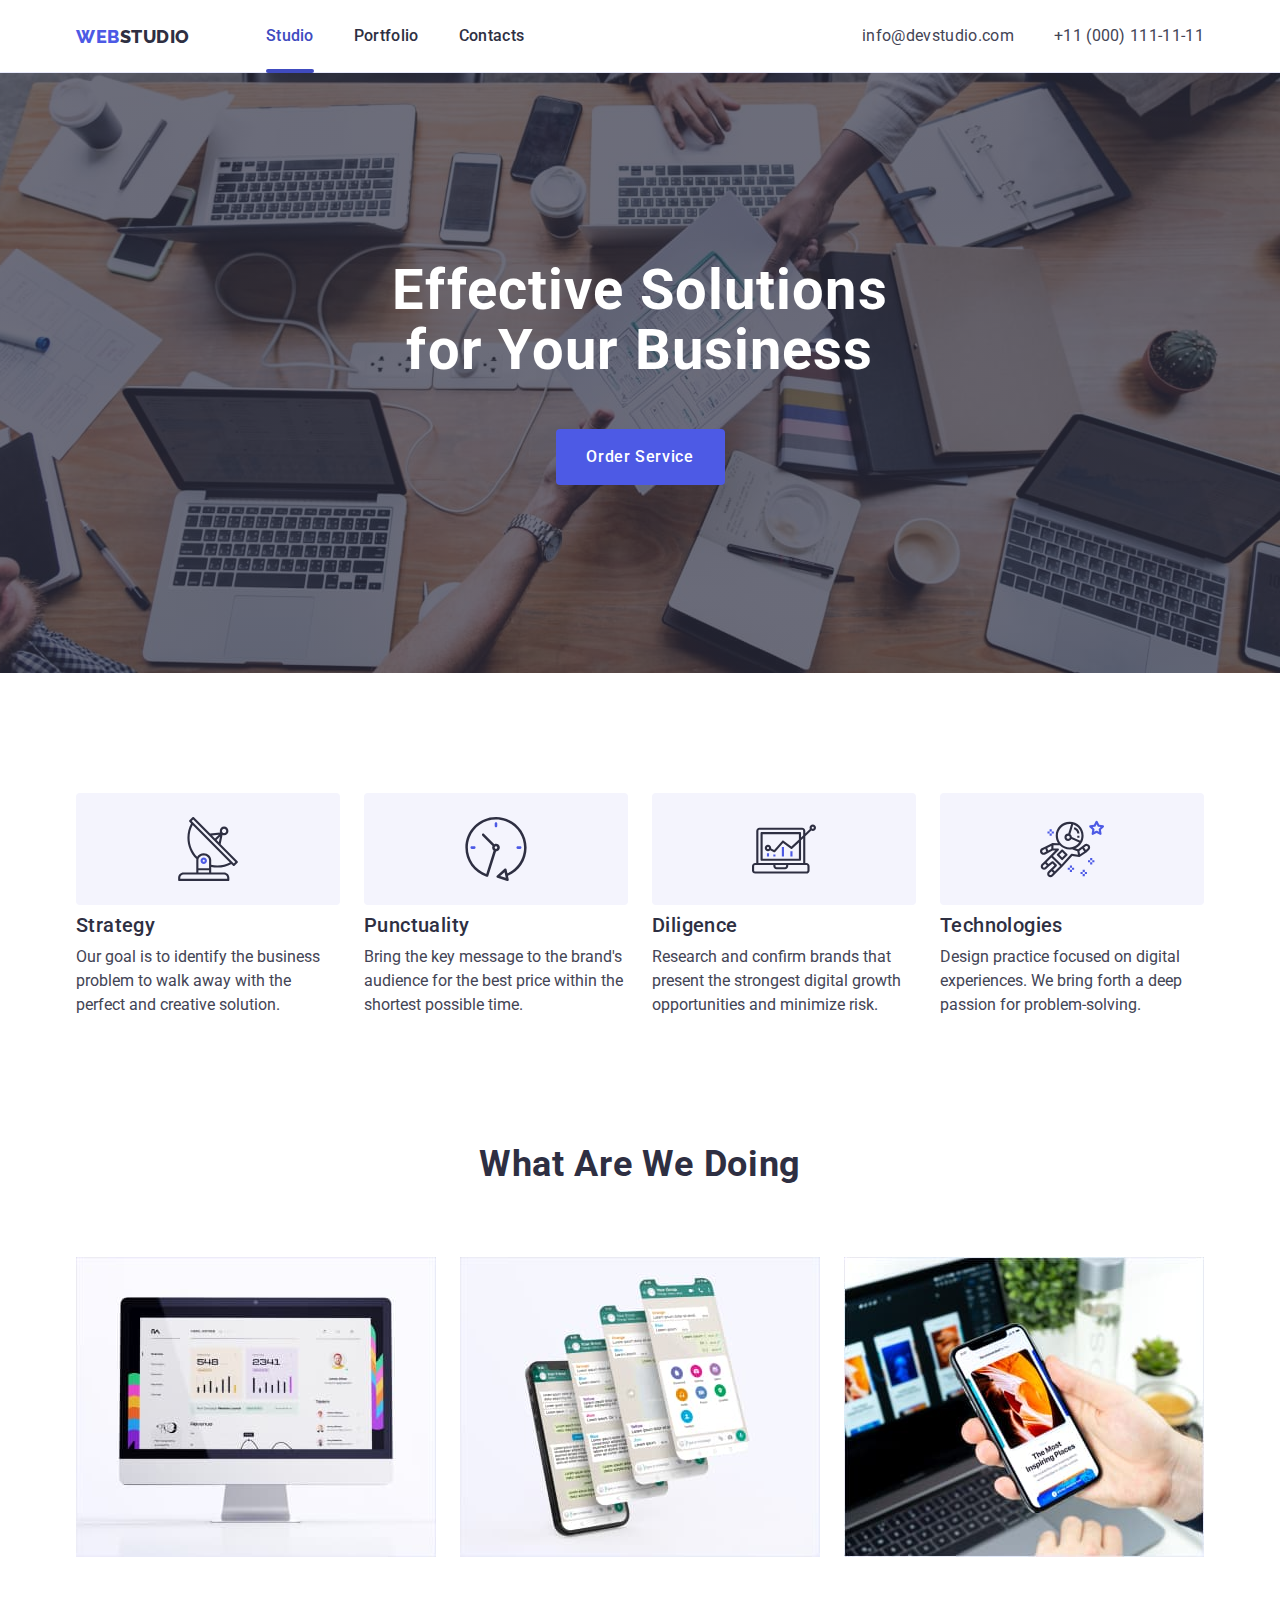
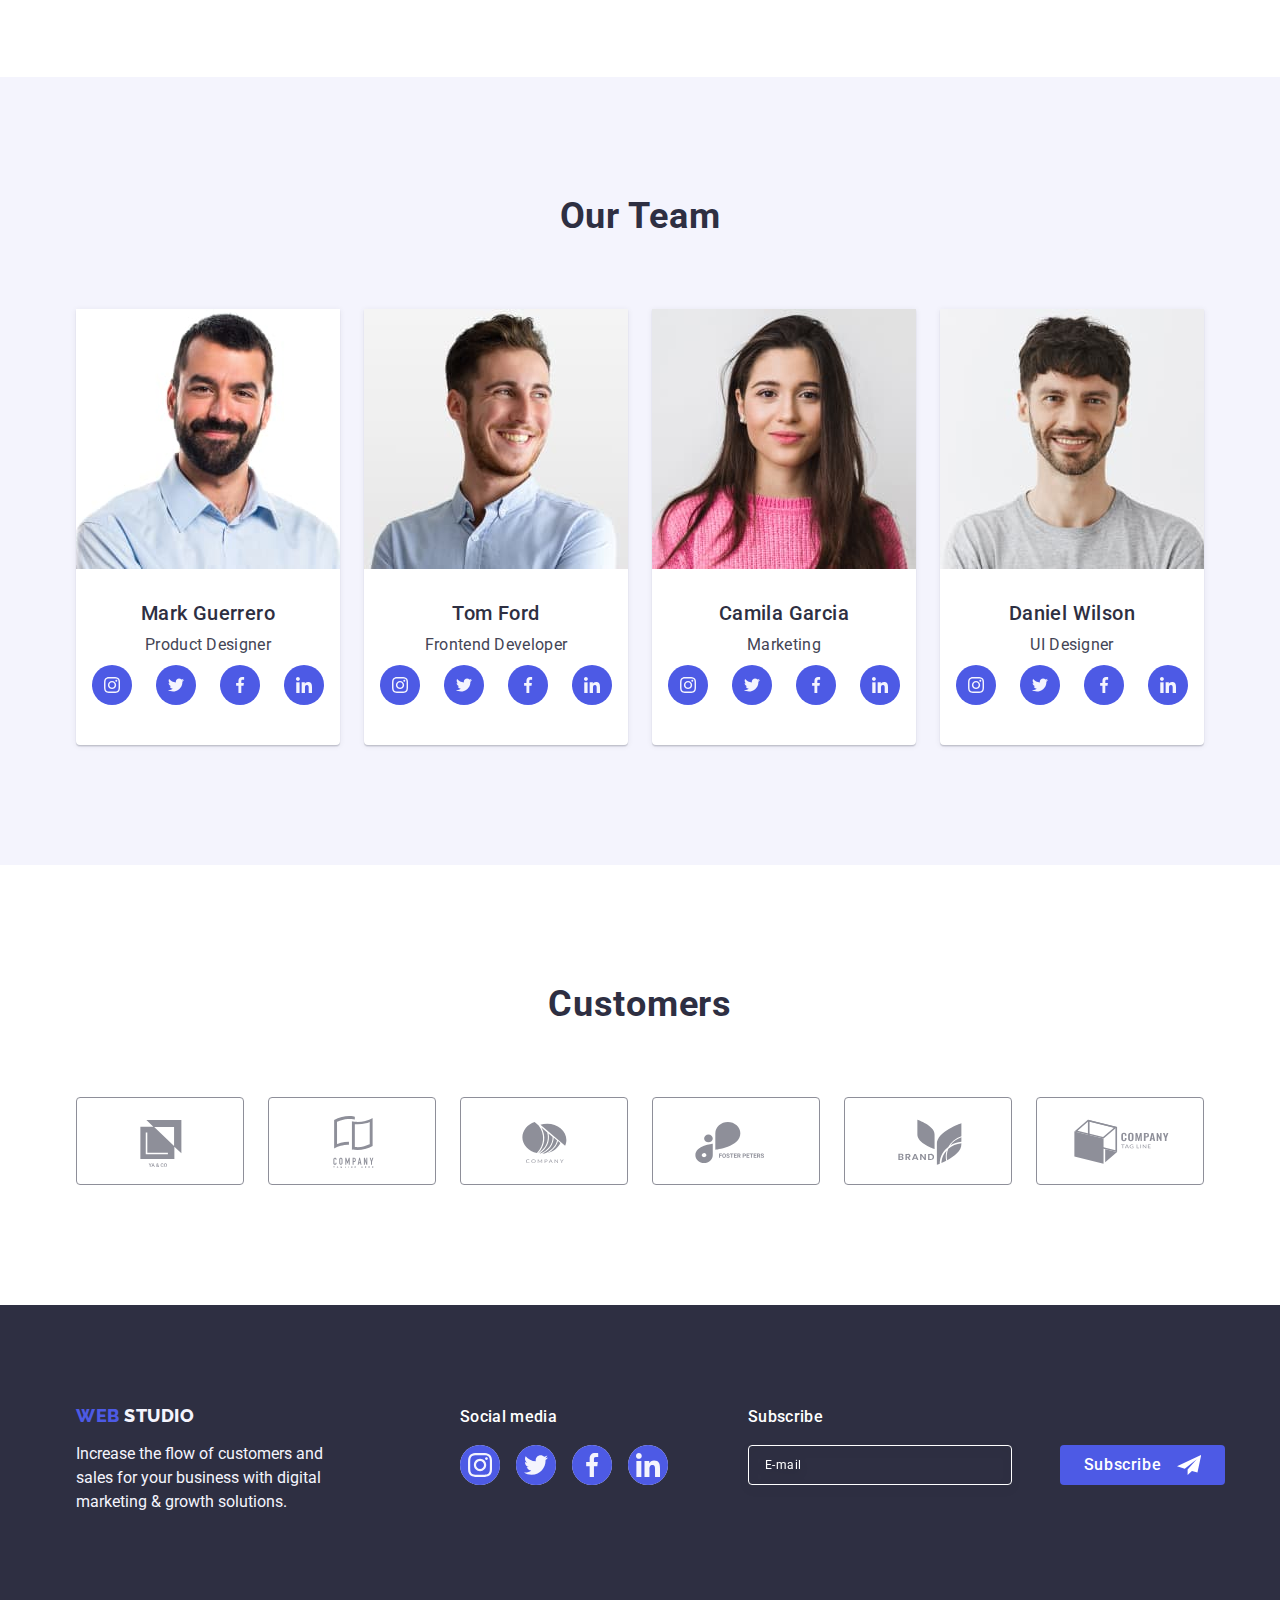
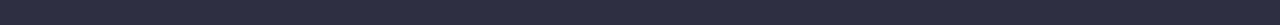
<file: index.html>
<!DOCTYPE html>
<html lang="en">
  <head>
    <title>Студія</title>
    <link
      rel="stylesheet"
      href="https://cdnjs.cloudflare.com/ajax/libs/modern-normalize/1.0.0/modern-normalize.min.css"
    />
    <link rel="preconnect" href="https://fonts.googleapis.com" />
    <link rel="preconnect" href="https://fonts.gstatic.com" crossorigin />
    <link
      href="https://fonts.googleapis.com/css2?family=Raleway:wght@800&display=swap"
      rel="stylesheet"
    />
    <link
      href="https://fonts.googleapis.com/css2?family=Roboto:wght@100;300;400;500;700;900&display=swap"
      rel="stylesheet"
    />
    <link rel="stylesheet" href="./css/styles.css" />
  </head>
  <body class="body">
    <header class="page-header">
      <div class="container sitenav">
        <nav class="site-nav">
          <a href="./index.html" class="link logo">
            Web
            <span class="studio">Studio</span>
          </a>
          <ul class="nav-list list">
            <li class="list-item">
              <a href="./index.html" class="nav-item current link">Studio</a>
            </li>
            <li class="list-item">
              <a href="./portfolio.html" class="nav-item link">Portfolio</a>
            </li>
            <li class="list-item">
              <a href="" class="nav-item link">Contacts</a>
            </li>
          </ul>
        </nav>
        <address class="address">
          <ul class="list">
            <li class="address-item">
              <a href="mailto:info@devstudio.com" class="contact link"
                >info@devstudio.com</a
              >
            </li>
            <li class="address-item">
              <a href="tel:+110001111111" class="contact link"
                >+11 (000) 111-11-11</a
              >
            </li>
          </ul>
        </address>
      </div>
    </header>
    <main>
      <section class="hero-section">
        <div class="container hero-container">
          <h1 class="hero">Effective Solutions for Your Business</h1>
          <button class="hero-button" type="button" data-modal-open>
            Order Service
          </button>
        </div>
      </section>
      <section class="section features-section">
        <div class="container features-container">
          <h2 hidden class="features">Features</h2>
          <ul class="list feature-list">
            <li class="feature-item">
              <div class="icon">
                <svg width="64" height="64">
                  <use href="./images/icons.svg#icon-antenna1-1"></use>
                </svg>
              </div>
              <h3 class="description">Strategy</h3>
              <p class="paragraph">
                Our goal is to identify the business problem to walk away with
                the perfect and creative solution.
              </p>
            </li>
            <li class="feature-item">
              <div class="icon">
                <svg width="64" height="64">
                  <use href="./images/icons.svg#icon-clock-1-1"></use>
                </svg>
              </div>
              <h3 class="description">Punctuality</h3>
              <p class="paragraph">
                Bring the key message to the brand's audience for the best price
                within the shortest possible time.
              </p>
            </li>
            <li class="feature-item">
              <div class="icon">
                <svg width="64" height="64">
                  <use href="./images/icons.svg#icon-diagram-1-1"></use>
                </svg>
              </div>
              <h3 class="description">Diligence</h3>
              <p class="paragraph">
                Research and confirm brands that present the strongest digital
                growth opportunities and minimize risk.
              </p>
            </li>
            <li class="feature-item">
              <div class="icon">
                <svg width="64" height="64">
                  <use href="./images/icons.svg#icon-astronaut1-1"></use>
                </svg>
              </div>
              <h3 class="description">Technologies</h3>
              <p class="paragraph">
                Design practice focused on digital experiences. We bring forth a
                deep passion for problem-solving.
              </p>
            </li>
          </ul>
        </div>
      </section>
      <section class="section services-section">
        <div class="container services-container">
          <h2 class="services">What are we doing</h2>
          <ul class="services-list">
            <li class="services-item">
              <img
                src="./images/Desktop_desing.jpg"
                alt="Desktop desing"
                width="360"
              />
            </li>
            <li class="services-item">
              <img
                src="./images/Mobile_app_desing.jpg"
                alt="Mobile app desing"
                width="360"
              />
            </li>
            <li class="services-item">
              <img
                src="./images/Desktop_and_app_synchronizing.jpg"
                alt="Desktop and app synchronizing"
                width="360"
              />
            </li>
          </ul>
        </div>
      </section>

      <section class="section our-team">
        <div class="container team-container">
          <h2 class="team">Our Team</h2>
          <ul class="team-list">
            <li class="list-item">
              <img
                src="./images/Mark_Guerrero.jpg"
                alt="Mark Guerrero"
                width="264"
              />
              <div class="name">
                <h3 class="colleagues">Mark Guerrero</h3>
                <p class="paragraph">Product Designer</p>
                <ul class="icons-list">
                  <li class="icon">
                    <a href="" class="team-link">
                      <svg class="icon-svg" width="16" height="16">
                        <use href="./images/icons.svg#icon-instagram2"></use>
                      </svg>
                    </a>
                  </li>
                  <li class="icon">
                    <a href="" class="team-link">
                      <svg class="icon-svg" width="16" height="16">
                        <use href="./images/icons.svg#icon-twitter2"></use>
                      </svg>
                    </a>
                  </li>
                  <li class="icon">
                    <a href="" class="team-link">
                      <svg class="icon-svg" width="16" height="16">
                        <use href="./images/icons.svg#icon-facebook2"></use>
                      </svg>
                    </a>
                  </li>
                  <li class="icon">
                    <a href="" class="team-link">
                      <svg class="icon-svg" width="16" height="16">
                        <use href="./images/icons.svg#icon-linkedin2"></use>
                      </svg>
                    </a>
                  </li>
                </ul>
              </div>
            </li>
            <li class="list-item">
              <img src="./images/Tom_Ford.jpg" alt="Tom Ford" width="264" />
              <div class="name">
                <h3 class="colleagues">Tom Ford</h3>
                <p class="paragraph">Frontend Developer</p>
                <ul class="icons-list">
                  <li class="icon">
                    <a href="" class="team-link">
                      <svg class="icon-svg" width="16" height="16">
                        <use href="./images/icons.svg#icon-instagram2"></use>
                      </svg>
                    </a>
                  </li>
                  <li class="icon">
                    <a href="" class="team-link">
                      <svg class="icon-svg" width="16" height="16">
                        <use href="./images/icons.svg#icon-twitter2"></use>
                      </svg>
                    </a>
                  </li>
                  <li class="icon">
                    <a href="" class="team-link">
                      <svg class="icon-svg" width="16" height="16">
                        <use href="./images/icons.svg#icon-facebook2"></use>
                      </svg>
                    </a>
                  </li>
                  <li class="icon">
                    <a href="" class="team-link">
                      <svg class="icon-svg" width="16" height="16">
                        <use href="./images/icons.svg#icon-linkedin2"></use>
                      </svg>
                    </a>
                  </li>
                </ul>
              </div>
            </li>
            <li class="list-item">
              <img
                src="./images/Camila_Garcia.jpg"
                alt="Camila Garcia"
                width="264"
              />
              <div class="name">
                <h3 class="colleagues">Camila Garcia</h3>
                <p class="paragraph">Marketing</p>
                <ul class="icons-list">
                  <li class="icon">
                    <a href="" class="team-link">
                      <svg class="icon-svg" width="16" height="16">
                        <use href="./images/icons.svg#icon-instagram2"></use>
                      </svg>
                    </a>
                  </li>
                  <li class="icon">
                    <a href="" class="team-link">
                      <svg class="icon-svg" width="16" height="16">
                        <use href="./images/icons.svg#icon-twitter2"></use>
                      </svg>
                    </a>
                  </li>
                  <li class="icon">
                    <a href="" class="team-link">
                      <svg class="icon-svg" width="16" height="16">
                        <use href="./images/icons.svg#icon-facebook2"></use>
                      </svg>
                    </a>
                  </li>
                  <li class="icon">
                    <a href="" class="team-link">
                      <svg class="icon-svg" width="16" height="16">
                        <use href="./images/icons.svg#icon-linkedin2"></use>
                      </svg>
                    </a>
                  </li>
                </ul>
              </div>
            </li>
            <li class="list-item">
              <img
                src="./images/Daniel_Wilson.jpg"
                alt="Daniel Wilson"
                width="264"
              />
              <div class="name">
                <h3 class="colleagues">Daniel Wilson</h3>
                <p class="paragraph">UI Designer</p>
                <ul class="icons-list">
                  <li class="icon">
                    <a href="" class="team-link">
                      <svg class="icon-svg" width="16" height="16">
                        <use href="./images/icons.svg#icon-instagram2"></use>
                      </svg>
                    </a>
                  </li>
                  <li class="icon">
                    <a href="" class="team-link">
                      <svg class="icon-svg" width="16" height="16">
                        <use href="./images/icons.svg#icon-twitter2"></use>
                      </svg>
                    </a>
                  </li>
                  <li class="icon">
                    <a href="" class="team-link">
                      <svg class="icon-svg" width="16" height="16">
                        <use href="./images/icons.svg#icon-facebook2"></use>
                      </svg>
                    </a>
                  </li>
                  <li class="icon">
                    <a href="" class="team-link">
                      <svg class="icon-svg" width="16" height="16">
                        <use href="./images/icons.svg#icon-linkedin2"></use>
                      </svg>
                    </a>
                  </li>
                </ul>
              </div>
            </li>
          </ul>
        </div>
      </section>
      <section class="section customers-section">
        <div class="container">
          <h2 class="customers">Customers</h2>
          <ul class="list customers-list">
            <li class="custom-icon">
              <a href="" class="custom-link"
                ><svg class="custom-svg" width="104" height="56">
                  <use href="./images/icons.svg#icon-Logo1-1"></use>
                </svg>
              </a>
            </li>
            <li class="custom-icon">
              <a href="" class="custom-link"
                ><svg class="custom-svg" width="104" height="56">
                  <use href="./images/icons.svg#icon-Logo2-1"></use>
                </svg>
              </a>
            </li>
            <li class="custom-icon">
              <a href="" class="custom-link"
                ><svg class="custom-svg" width="104" height="56">
                  <use href="./images/icons.svg#icon-Logo3-1"></use>
                </svg>
              </a>
            </li>
            <li class="custom-icon">
              <a href="" class="custom-link"
                ><svg class="custom-svg" width="104" height="56">
                  <use href="./images/icons.svg#icon-Logo4-1"></use>
                </svg>
              </a>
            </li>
            <li class="custom-icon">
              <a href="" class="custom-link"
                ><svg class="custom-svg" width="104" height="56">
                  <use href="./images/icons.svg#icon-Logo5-1"></use>
                </svg>
              </a>
            </li>
            <li class="custom-icon">
              <a href="" class="custom-link"
                ><svg class="custom-svg" width="104" height="56">
                  <use href="./images/icons.svg#icon-Logo6-1"></use>
                </svg>
              </a>
            </li>
          </ul>
        </div>
      </section>
    </main>
    <footer class="page-footer">
      <div class="container footer">
        <div class="logo-paragraph">
          <a href="./index.html" class="link logo">
            Web
            <span class="studio">Studio</span>
          </a>
          <p class="paragraph">
            Increase the flow of customers and sales for your business with
            digital marketing & growth solutions.
          </p>
        </div>
        <div class="social-media">
          <p class="media-paragraph">Social media</p>
          <ul class="icons-list">
            <li class="icon">
              <a href="" class="icon-link">
                <svg class="icon-svg" width="24" height="24">
                  <use href="./images/icons.svg#icon-instagram2"></use>
                </svg>
              </a>
            </li>
            <li class="icon">
              <a href="" class="icon-link">
                <svg class="icon-svg" width="24" height="24">
                  <use href="./images/icons.svg#icon-twitter2"></use>
                </svg>
              </a>
            </li>
            <li class="icon">
              <a href="" class="icon-link">
                <svg class="icon-svg" width="24" height="24">
                  <use href="./images/icons.svg#icon-facebook2"></use>
                </svg>
              </a>
            </li>
            <li class="icon">
              <a href="" class="icon-link">
                <svg class="icon-svg" width="24" height="24">
                  <use href="./images/icons.svg#icon-linkedin2"></use>
                </svg>
              </a>
            </li>
          </ul>
        </div>
        <div class="footer-form">
          <p class="form-text">Subscribe</p>
          <form class="form">
            <label for="subscription" class="subscription">
              <input
                class="sub-input"
                type="email"
                name="subscription"
                id="subscription"
                placeholder="E-mail"
              />
            </label>
            <button type="submit" class="submit">
              Subscribe
              <svg class="submit-link" width="24" height="24">
                <use href="./images/icons.svg#icon-send"></use>
              </svg>
            </button>
          </form>
        </div>
      </div>
    </footer>
    <div class="backdrop is-hidden" data-modal>
      <div class="modal">
        <button class="modal-button" type="button" data-modal-close>
          <svg class="close" width="8" height="8">
            <use href="./images/icons.svg#close"></use>
          </svg>
        </button>
        <p class="modal-text">Leave your contacts and we will call you back</p>
        <form class="modal-form">
          <div class="form-field">
            <label for="user-name" class="label">Name</label>
            <div class="form-icon">
              <input
                type="text"
                name="user-name"
                id="user-name"
                class="modal-input"
              />
              <svg class="modal-svg" width="18" height="24">
                <use href="./images/icons.svg#icon-name"></use>
              </svg>
            </div>
          </div>
          <div class="form-field">
            <label for="phone" class="label">Phone</label>
            <div class="form-icon">
              <input type="tel" name="phone" id="phone" class="modal-input" />
              <svg class="modal-svg" width="18" height="24">
                <use href="./images/icons.svg#icon-number"></use>
              </svg>
            </div>
          </div>
          <div class="form-field">
            <label for="mail" class="label">Email</label>
            <div class="form-icon">
              <input type="email" name="mail" id="mail" class="modal-input" />
              <svg class="modal-svg" width="18" height="24">
                <use href="./images/icons.svg#icon-mail"></use>
              </svg>
            </div>
          </div>
          <div class="form-field comment">
            <label for="user-comment" class="label">Comment</label>
            <textarea
              class="textarea"
              name="user-comment"
              id="user-comment"
              cols="30"
              rows="10"
              placeholder="Text input"
            ></textarea>
          </div>
          <div class="conditions">
            <input
              class="visually-hidden"
              type="checkbox"
              value="true"
              name="user-privacy"
              id="user-privacy"
            />
            <label for="user-privacy" class="terms">
              <span class="privacy">
                <svg class="check-svg" width="10" height="8">
                  <use href="./images/icons.svg#icon-check"></use>
                </svg>
              </span>
              I accept the terms and conditions of the
              <a href="" class="policy-link">Privacy Policy</a>
            </label>
          </div>
          <button type="submit" class="modal-submit">Send</button>
        </form>
      </div>
    </div>
    <script src="./modal.js"></script>
  </body>
</html>
</file>
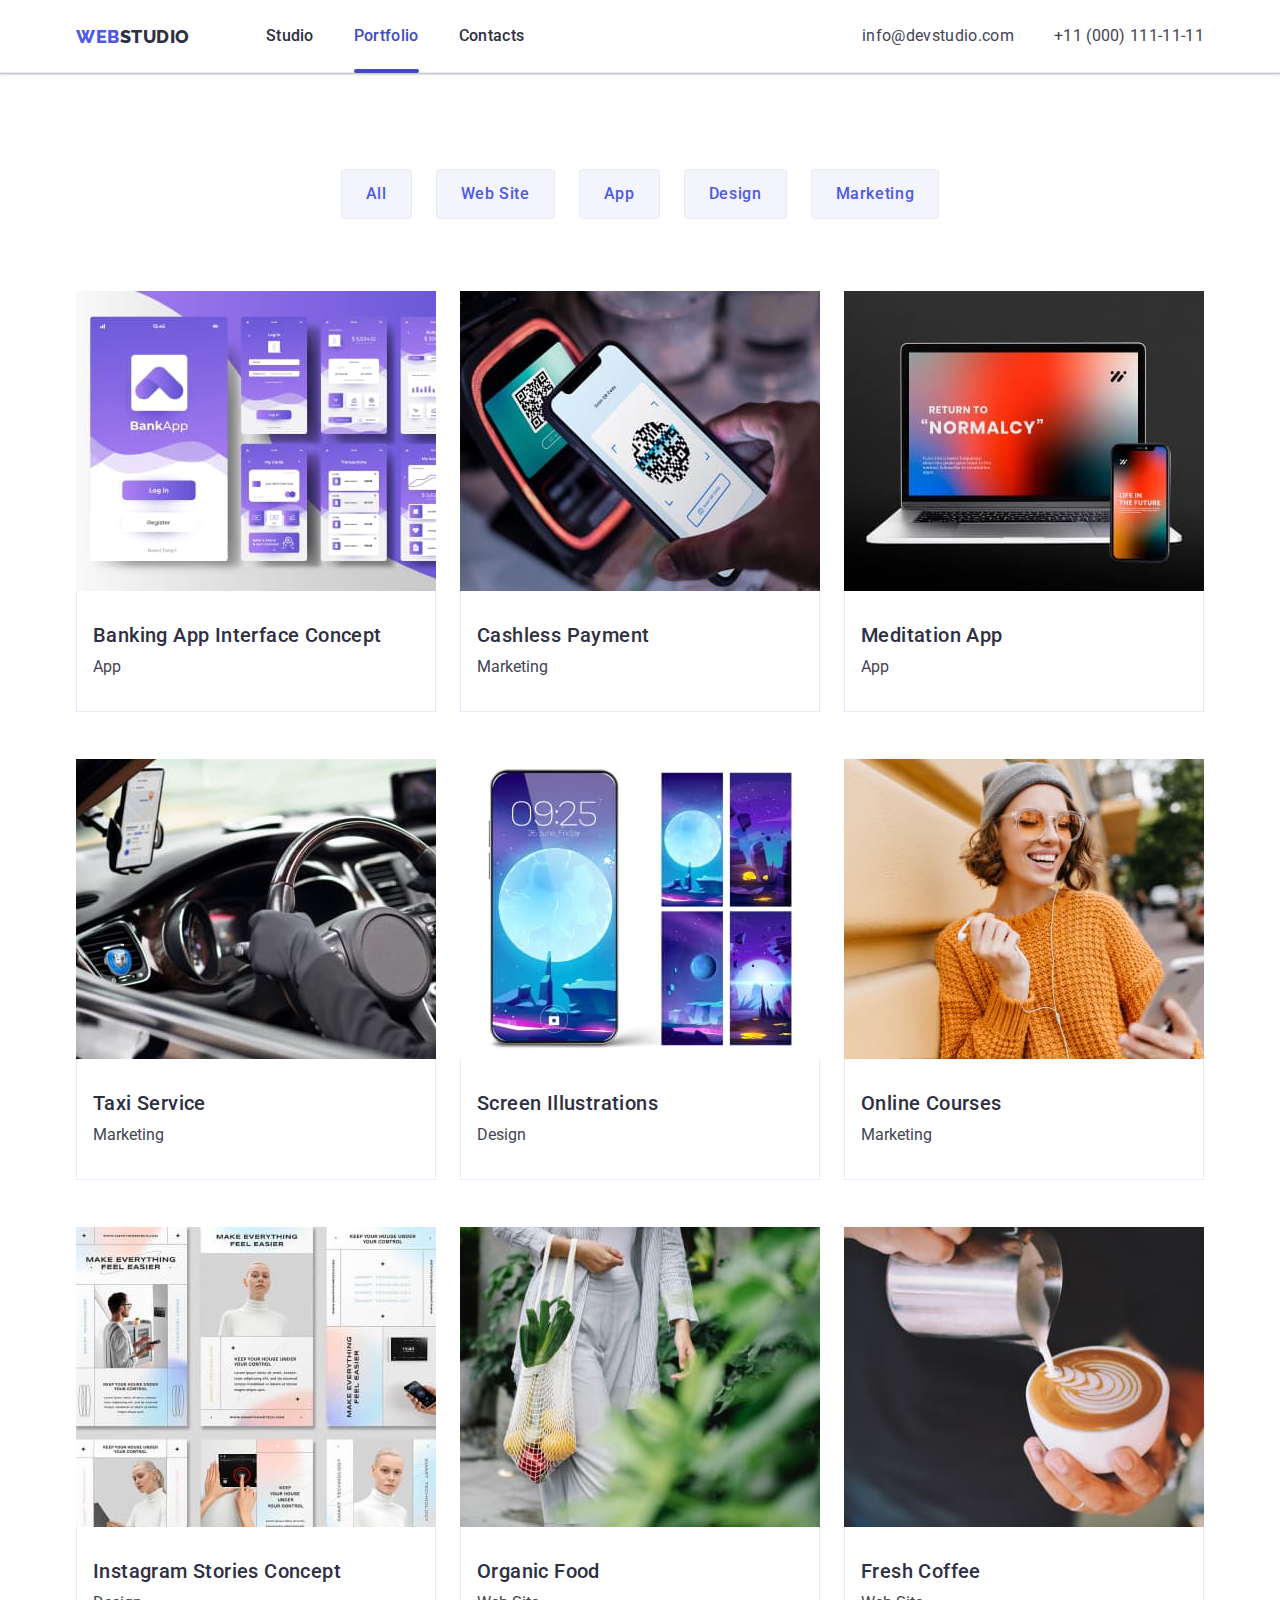
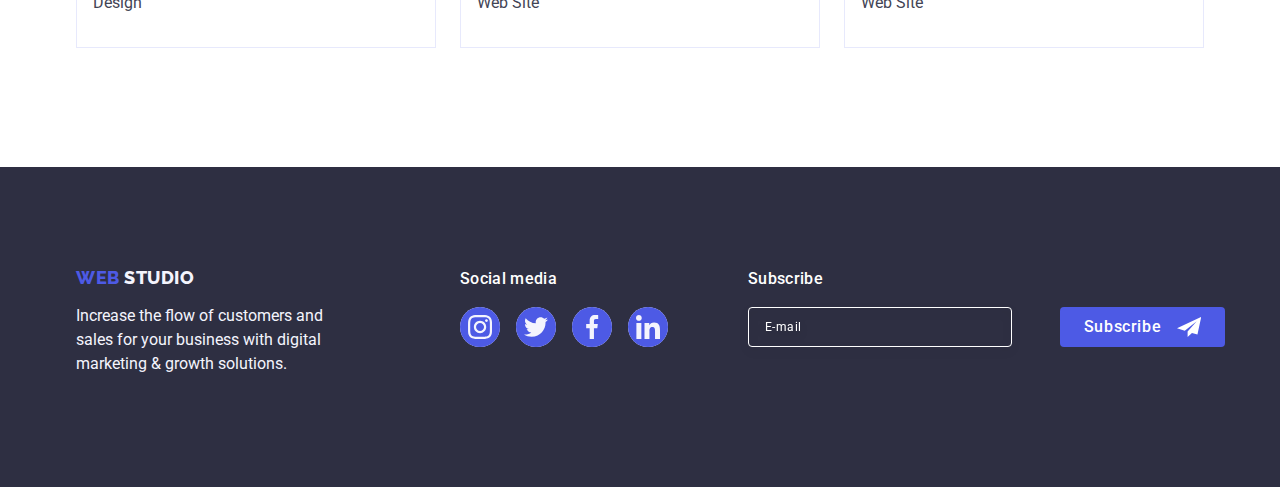
<file: portfolio.html>
<!DOCTYPE html>
<html lang="en">
  <head>
    <title>Портфоліо</title>
    <link
      rel="stylesheet"
      href="https://cdnjs.cloudflare.com/ajax/libs/modern-normalize/1.0.0/modern-normalize.min.css"
    />
    <link rel="preconnect" href="https://fonts.googleapis.com" />
    <link rel="preconnect" href="https://fonts.gstatic.com" crossorigin />
    <link
      href="https://fonts.googleapis.com/css2?family=Raleway:wght@800&display=swap"
      rel="stylesheet"
    />
    <link
      href="https://fonts.googleapis.com/css2?family=Roboto:wght@100;300;400;500;700;900&display=swap"
      rel="stylesheet"
    />
    <link rel="stylesheet" href="./css/styles.css" />
  </head>
  <body class="body">
    <header class="page-header">
      <div class="container sitenav">
        <nav class="site-nav">
          <a href="./index.html" class="link logo">
            Web
            <span class="studio">Studio</span>
          </a>
          <ul class="nav-list list">
            <li class="list-item">
              <a href="./index.html" class="nav-item link">Studio</a>
            </li>
            <li class="list-item">
              <a href="./portfolio.html" class="nav-item current link"
                >Portfolio</a
              >
            </li>
            <li class="list-item">
              <a href="" class="nav-item link">Contacts</a>
            </li>
          </ul>
        </nav>
        <address class="address">
          <ul class="list">
            <li class="address-item">
              <a href="mailto:info@devstudio.com" class="contact link"
                >info@devstudio.com</a
              >
            </li>
            <li class="address-item">
              <a href="tel:+110001111111" class="contact link"
                >+11 (000) 111-11-11</a
              >
            </li>
          </ul>
        </address>
      </div>
    </header>
    <main>
      <section class="filter">
        <div class="container">
          <h1 hidden>Portfolio</h1>
          <ul class="list button-list">
            <li class="button-item">
              <button class="button" type="button">All</button>
            </li>
            <li class="button-item">
              <button class="button" type="button">Web Site</button>
            </li>
            <li class="button-item">
              <button class="button" type="button">App</button>
            </li>
            <li class="button-item">
              <button class="button" type="button">Design</button>
            </li>
            <li class="button-item">
              <button class="button" type="button">Marketing</button>
            </li>
          </ul>
          <ul class="list pic-list">
            <li class="pic-item">
              <a href="" class="link pic-link">
                <div class="picture">
                  <img
                    src="./images/BankingAppInterfaceConcept.jpg"
                    alt="Banking App Interface Concept"
                    width="360"
                  />

                  <p class="overlay">
                    14 Stylish and User-Friendly App Design Concepts · Task
                    Manager App · Calorie Tracker App · Exotic Fruit Ecommerce
                    App · Cloud Storage App
                  </p>
                </div>
              </a>
              <div class="pic-text">
                <h2 class="pic">Banking App Interface Concept</h2>
                <p class="paragraph">App</p>
              </div>
            </li>

            <li class="pic-item">
              <a href="" class="link pic-link">
                <div class="picture">
                  <img
                    src="./images/CashlessPayment.jpg"
                    alt="Cashless Payment"
                    width="360"
                  />

                  <p class="overlay">
                    14 Stylish and User-Friendly App Design Concepts · Task
                    Manager App · Calorie Tracker App · Exotic Fruit Ecommerce
                    App · Cloud Storage App
                  </p>
                </div>
              </a>
              <div class="pic-text">
                <h2 class="pic">Cashless Payment</h2>
                <p class="paragraph">Marketing</p>
              </div>
            </li>
            <li class="pic-item">
              <a href="" class="link pic-link">
                <div class="picture">
                  <img
                    src="./images/MeditationApp.jpg"
                    alt="Meditation App"
                    width="360"
                  />

                  <p class="overlay">
                    14 Stylish and User-Friendly App Design Concepts · Task
                    Manager App · Calorie Tracker App · Exotic Fruit Ecommerce
                    App · Cloud Storage App
                  </p>
                </div>
              </a>
              <div class="pic-text">
                <h2 class="pic">Meditation App</h2>
                <p class="paragraph">App</p>
              </div>
            </li>
            <li class="pic-item">
              <a href="" class="link pic-link">
                <div class="picture">
                  <img
                    src="./images/TaxiService.jpg"
                    alt="Taxi Service"
                    width="360"
                  />

                  <p class="overlay">
                    14 Stylish and User-Friendly App Design Concepts · Task
                    Manager App · Calorie Tracker App · Exotic Fruit Ecommerce
                    App · Cloud Storage App
                  </p>
                </div>
              </a>
              <div class="pic-text">
                <h2 class="pic">Taxi Service</h2>
                <p class="paragraph">Marketing</p>
              </div>
            </li>
            <li class="pic-item">
              <a href="" class="link pic-link">
                <div class="picture">
                  <img
                    src="./images/ScreenIllustrations.jpg"
                    alt="Screen Illustrations"
                    width="360"
                  />

                  <p class="overlay">
                    14 Stylish and User-Friendly App Design Concepts · Task
                    Manager App · Calorie Tracker App · Exotic Fruit Ecommerce
                    App · Cloud Storage App
                  </p>
                </div>
              </a>
              <div class="pic-text">
                <h2 class="pic">Screen Illustrations</h2>
                <p class="paragraph">Design</p>
              </div>
            </li>
            <li class="pic-item">
              <a href="" class="link pic-link">
                <div class="picture">
                  <img
                    src="./images/OnlineCourses.jpg"
                    alt="Online Courses"
                    width="360"
                  />

                  <p class="overlay">
                    14 Stylish and User-Friendly App Design Concepts · Task
                    Manager App · Calorie Tracker App · Exotic Fruit Ecommerce
                    App · Cloud Storage App
                  </p>
                </div>
              </a>
              <div class="pic-text">
                <h2 class="pic">Online Courses</h2>
                <p class="paragraph">Marketing</p>
              </div>
            </li>
            <li class="pic-item">
              <a href="" class="link pic-link">
                <div class="picture">
                  <img
                    src="./images/InstagramStoriesConcept.jpg"
                    alt="Instagram Stories Concept"
                    width="360"
                  />

                  <p class="overlay">
                    14 Stylish and User-Friendly App Design Concepts · Task
                    Manager App · Calorie Tracker App · Exotic Fruit Ecommerce
                    App · Cloud Storage App
                  </p>
                </div>
              </a>
              <div class="pic-text">
                <h2 class="pic">Instagram Stories Concept</h2>
                <p class="paragraph">Design</p>
              </div>
            </li>
            <li class="pic-item">
              <a href="" class="link pic-link">
                <div class="picture">
                  <img
                    src="./images/OrganicFood.jpg"
                    alt="Organic Food"
                    width="360"
                  />

                  <p class="overlay">
                    14 Stylish and User-Friendly App Design Concepts · Task
                    Manager App · Calorie Tracker App · Exotic Fruit Ecommerce
                    App · Cloud Storage App
                  </p>
                </div>
              </a>
              <div class="pic-text">
                <h2 class="pic">Organic Food</h2>
                <p class="paragraph">Web Site</p>
              </div>
            </li>
            <li class="pic-item">
              <a href="" class="link pic-link">
                <div class="picture">
                  <img
                    src="./images/FreshCoffee.jpg"
                    alt="Fresh Coffee"
                    width="360"
                  />

                  <p class="overlay">
                    14 Stylish and User-Friendly App Design Concepts · Task
                    Manager App · Calorie Tracker App · Exotic Fruit Ecommerce
                    App · Cloud Storage App
                  </p>
                </div>
              </a>
              <div class="pic-text">
                <h2 class="pic">Fresh Coffee</h2>
                <p class="paragraph">Web Site</p>
              </div>
            </li>
          </ul>
        </div>
      </section>
    </main>
    <footer class="page-footer">
      <div class="container footer">
        <div class="logo-paragraph">
          <a href="./index.html" class="link logo">
            Web
            <span class="studio">Studio</span>
          </a>
          <p class="paragraph">
            Increase the flow of customers and sales for your business with
            digital marketing & growth solutions.
          </p>
        </div>
        <div class="social-media">
          <p class="media-paragraph">Social media</p>
          <ul class="icons-list">
            <li class="icon">
              <a href="" class="icon-link">
                <svg class="icon-svg" width="24" height="24">
                  <use href="./images/icons.svg#icon-instagram2"></use>
                </svg>
              </a>
            </li>
            <li class="icon">
              <a href="" class="icon-link">
                <svg class="icon-svg" width="24" height="24">
                  <use href="./images/icons.svg#icon-twitter2"></use>
                </svg>
              </a>
            </li>
            <li class="icon">
              <a href="" class="icon-link">
                <svg class="icon-svg" width="24" height="24">
                  <use href="./images/icons.svg#icon-facebook2"></use>
                </svg>
              </a>
            </li>
            <li class="icon">
              <a href="" class="icon-link">
                <svg class="icon-svg" width="24" height="24">
                  <use href="./images/icons.svg#icon-linkedin2"></use>
                </svg>
              </a>
            </li>
          </ul>
        </div>
        <div class="footer-form">
          <p class="form-text">Subscribe</p>
          <form class="form">
            <label for="subscription" class="subscription">
              <input
                class="sub-input"
                type="email"
                name="subscription"
                id="subscription"
                placeholder="E-mail"
              />
            </label>
            <button type="submit" class="submit">
              Subscribe
              <svg class="submit-link" width="24" height="24">
                <use href="./images/icons.svg#icon-send"></use>
              </svg>
            </button>
          </form>
        </div>
      </div>
    </footer>
  </body>
</html>
</file>
<file: css/styles.css>
html,
body,
div,
span,
applet,
object,
iframe,
h1,
h2,
h3,
h4,
h5,
h6,
p,
blockquote,
pre,
a,
abbr,
acronym,
address,
big,
cite,
code,
del,
dfn,
em,
img,
ins,
kbd,
q,
s,
samp,
small,
strike,
strong,
sub,
sup,
tt,
var,
b,
u,
i,
center,
dl,
dt,
dd,
ol,
ul,
li,
fieldset,
form,
label,
legend,
table,
caption,
tbody,
tfoot,
thead,
tr,
th,
td,
article,
aside,
canvas,
details,
embed,
figure,
figcaption,
footer,
header,
hgroup,
menu,
nav,
output,
ruby,
section,
summary,
time,
mark,
audio,
video {
  margin: 0;
  padding: 0;
  border: 0;
  font-size: 100%;
  font: inherit;
  vertical-align: baseline;
}
/* HTML5 display-role reset for older browsers */
article,
aside,
details,
figcaption,
figure,
footer,
header,
hgroup,
menu,
nav,
section {
  display: block;
}
body {
  line-height: 1;
}
ol,
ul {
  list-style: none;
}
blockquote,
q {
  quotes: none;
}
blockquote:before,
blockquote:after,
q:before,
q:after {
  content: "";
  content: none;
}
table {
  border-collapse: collapse;
  border-spacing: 0;
}

:root {
  --main-text-color: #434455;
  --secondary-text-color: #2e2f42;
  --main-background-color: #ffffff;
  --secundary-background-color: #e5e5e5;
  --accent: #4d5ae5;
  --button-background-color: #f4f4fd;
  --button-border-color: #e7e9fc;
  --icons-color: #8e8f99;
  --checkbox-background: #404bbf;
}
html {
  box-sizing: border-box;
}
*,
*::before,
*::after {
  box-sizing: border-box;
}

.list {
  list-style: none;
}
.link {
  text-decoration: none;
}
.section {
  padding-top: 120px;
}
img {
  display: block;
}
/*Body*/
body {
  color: var(--main-text-color);
  background-color: var(--main-background-color);
  font-family: "Roboto", sans-serif;
  font-style: normal;
  font-weight: 400;
  font-size: 16px;
  line-height: 1.5;
}
/*Header*/
header {
  background-color: #ffffff;
}

header .studio {
  color: var(--secondary-text-color);
}
.page-header {
  border-bottom: 1px solid #e7e9fc;
  box-shadow: 0px 2px 1px rgba(46, 47, 66, 0.08),
    0px 1px 1px rgba(46, 47, 66, 0.16), 0px 1px 6px rgba(46, 47, 66, 0.08);
}
.container {
  box-sizing: border-box;

  width: 1158px;
  /*padding-top: 120px;*/
  padding-left: 15px;
  padding-right: 15px;
  margin-top: 0px;
  margin-left: auto;
  margin-right: auto;
}

.site-nav {
  display: flex;
  align-items: center;
}
.page-header .logo {
  display: flex;
  padding-top: 25.5px;
  padding-bottom: 25.5px;
  margin-right: 76px;

  font-family: Raleway, sans-serif;
  font-style: normal;
  font-weight: 800;
  font-size: 18px;
  line-height: 1.17;
  letter-spacing: 0.03em;
  text-transform: uppercase;
  text-decoration: none;
  color: var(--accent);
}
.sitenav {
  display: flex;
  align-items: center;
}
.nav-list {
  display: flex;
}
.nav-item {
  position: relative;
  display: block;
  /* margin-top: 24px;
  margin-bottom: 24px;*/
  transition: color 250ms cubic-bezier(0.4, 0, 0.2, 1);

  font-weight: 500;
  font-size: 16px;
  line-height: 1.5;
  letter-spacing: 0.02em;
  color: var(--secondary-text-color);
}
.nav-item:hover,
.nav-item:focus {
  color: #404bbf;
}
.current {
  color: #404bbf;
}
.nav-list .link {
  padding-top: 24px;
  padding-bottom: 24px;
}
.list-item:not(:last-child) {
  margin-right: 40px;
}
.current::after {
  content: "";
  display: block;
  position: absolute;
  background-color: #404bbf;
  width: 100%;
  height: 4px;
  left: 0;
  bottom: -1px;
  text-decoration-line: underline;
  border-radius: 2px;
}
.address .list {
  display: flex;
}
.address {
  margin-left: auto;
}
.address .address-item:not(:last-child) {
  margin-right: 40px;
}
.address-item {
  transition: color 250ms cubic-bezier(0.4, 0, 0.2, 1);
}
.address .link {
  padding-top: 24px;
  padding-bottom: 24px;
}
.address {
  font-style: normal;
}
.contact {
  font-size: 16px;
  line-height: 1.5;
  letter-spacing: 0.02em;
  color: var(--main-text-color);
  transition: color 250ms cubic-bezier(0.4, 0, 0.2, 1);
}
.contact:hover,
.contact:focus {
  color: #404bbf;
}

/*Hero*/
.hero-section {
  display: flex;
  justify-content: center;
  align-items: center;
  max-width: 1440px;
  height: 600px;
  transition: background-color 250ms cubic-bezier(0.4, 0, 0.2, 1);
  padding-top: 188px;
  padding-bottom: 188px;
  margin-left: auto;
  margin-right: auto;

  background-color: var(--secondary-text-color);
  background-image: linear-gradient(
      rgba(46, 47, 66, 0.7),
      rgba(46, 47, 66, 0.7)
    ),
    url("../images/people-office.jpg");

  background-position: center;
  background-repeat: no-repeat;
  background-size: cover;
}
.hero-container {
  display: flex;
  flex-direction: column;
  align-items: center;
  width: fit-content;
}
.hero {
  color: #ffffff;
  letter-spacing: 0.02em;
  text-align: center;
  font-weight: 700;
  font-size: 56px;
  line-height: 1.07;
  text-align: center;

  max-width: 496px;
  height: 120px;

  margin: 0px;
  margin-bottom: 48px;
}
/*Hero Button*/
.hero-button {
  color: #ffffff;
  background-color: var(--accent);
  font-family: "Roboto", sans-serif;
  font-weight: 500;
  font-size: 16px;
  line-height: 1.5;
  letter-spacing: 0.04em;

  min-width: 169px;
  height: 56px;
  border: none;
  border-radius: 4px;

  cursor: pointer;
  transition: background-color 250ms cubic-bezier(0.4, 0, 0.2, 1);
}
.hero-button:hover,
.hero-button:focus {
  background-color: #404bbf;
}
.backdrop {
  position: fixed;
  top: 0;
  left: 0;

  width: 100%;
  height: 100%;

  background-color: rgba(46, 47, 66, 0.4);
  transition: opacity 250ms cubic-bezier(0.4, 0, 0.2, 1),
    visibility 250ms cubic-bezier(0.4, 0, 0.2, 1);
}
.backdrop.is-hidden {
  visibility: hidden;
  opacity: 0;
  pointer-events: none;
}
.modal {
  position: absolute;
  top: 50%;
  left: 50%;
  transform: translate(-50%, -50%);

  min-height: 584px;
  min-width: 408px;
  padding: 72px 24px 24px 24px;

  border-radius: 4px;
  background-color: #fcfcfc;
  box-shadow: 0px 2px 1px 0px #00000033, 0px 1px 3px 0px #0000001f,
    0px 1px 1px 0px #00000024;

  transition: transform 250ms cubic-bezier(0.4, 0, 0.2, 1);
}
.modal-button {
  border-radius: 50%;
  display: flex;
  justify-content: center;
  align-items: center;

  position: absolute;
  top: 24px;
  right: 24px;
  width: 24px;
  height: 24px;
  background-color: #e7e9fc;
  border: 1px solid rgba(0, 0, 0, 0.1);
  padding: 0;
  cursor: pointer;

  transition: background-color 250ms cubic-bezier(0.4, 0, 0.2, 1),
    border 250ms cubic-bezier(0.4, 0, 0.2, 1);
}
.modal-button:hover,
.modal-button:focus {
  background-color: #404bbf;
  border: none;
}
.modal-button .close {
  transition: fill 250ms cubic-bezier(0.4, 0, 0.2, 1);
}
.modal-button .close:hover,
.modal-button:focus {
  fill: #ffffff;
}
.modal-form {
  width: 360px;
}
.modal-text {
  font-size: 16px;
  font-weight: 500;
  line-height: 1.5;
  letter-spacing: 0.02em;
  text-align: center;
  margin-bottom: 16px;
  color: var(--secondary-text-color);
}
.form-field {
  margin-bottom: 8px;
}
.form-field .label {
  display: block;
  font-family: Roboto;
  font-size: 12px;
  font-weight: 400;
  line-height: 1.17;
  letter-spacing: 0.04em;
  text-align: left;
  color: var(--icons-color);
  margin-bottom: 4px;
}
.form-field .form-icon {
  position: relative;
}
.modal-input {
  width: 100%;
  height: 40px;
  border: 1px solid rgba(46, 47, 66, 0.4);
  border-radius: 4px;
  background-color: transparent;
  padding-left: 38px;
  outline: transparent;
  transition: border-color 250ms cubic-bezier(0.4, 0, 0.2, 1);
}
.form-field input:focus {
  border-color: #4d5ae5;
}
.form-field .textarea:focus {
  border-color: #4d5ae5;
}
.form-field .modal-svg {
  position: absolute;
  left: 16px;
  top: 50%;
  transform: translateY(-50%);
  transition: fill 250ms cubic-bezier(0.4, 0, 0.2, 1);
}
input:focus + .modal-svg {
  fill: #4d5ae5;
}
.form-field textarea {
  width: 360px;
  height: 120px;
}
.comment {
  margin-bottom: 16px;
}
.textarea {
  width: 100%;
  height: 120px;
  font-size: 12px;
  line-height: 1.17;
  letter-spacing: 0.04em;
  color: rgba(46, 47, 66, 0.4);
  border: 1px solid rgba(46, 47, 66, 0.4);
  border-radius: 4px;
  background-color: transparent;
  padding: 8px 16px;
  outline: transparent;
  resize: none;
  transition: border-color 250ms cubic-bezier(0.4, 0, 0.2, 1);
}
.textarea:focus {
  border-color: #4d5ae5;
}
.conditions {
  /*display: flex;
  justify-content: center;
  align-items: center;*/
  margin-bottom: 24px;
}
.visually-hidden {
  position: absolute;
  width: 1px;
  height: 1px;
  margin: -1px;
  border: 0;
  padding: 0;
  clip: rect(0 0 0 0);
  overflow: hidden;
}

.terms {
  font-size: 12px;
  line-height: 1.17;
  letter-spacing: 0.04em;
  color: var(--icons-color);
}
.privacy {
  width: 16px;
  height: 16px;
  border: 1px solid rgba(46, 47, 66, 0.4);
  border-radius: 2px;
  transition: background-color 250ms cubic-bezier(0.4, 0, 0.2, 1),
    border 250ms cubic-bezier(0.4, 0, 0.2, 1),
    fill 250ms cubic-bezier(0.4, 0, 0.2, 1);
  display: inline-flex;
  align-items: center;
  justify-content: center;
  fill: transparent;
}
.visually-hidden:checked + .terms .privacy {
  background-color: var(--checkbox-background);
  border: none;
  fill: var(--button-background-color);
  background-size: contain;
  background-origin: border-box;
}
.policy-link {
  color: var(--accent);
}
.modal-submit {
  display: block;
  margin-left: auto;
  margin-right: auto;
  min-width: 169px;
  height: 56px;
  font-family: "Roboto", sans-serif;
  font-size: 16px;
  font-weight: 500;
  line-height: 1.5;
  letter-spacing: 0.04em;
  background-color: #4d5ae5;
  color: #ffffff;
  border-radius: 4px;
  padding: 16px 32px;
  cursor: pointer;
  border: none;
  transition: background-color 250ms cubic-bezier(0.4, 0, 0.2, 1);
}
h2 {
  color: var(--secondary-text-color);
  font-weight: 700;
  font-size: 36px;
  line-height: 1.11;
  letter-spacing: 0.02em;
  text-transform: capitalize;
}
h3 {
  color: var(--secondary-text-color);
  font-weight: 500;
  font-size: 20px;
  line-height: 1.2;
  letter-spacing: 0.02em;
}

/*Features*/
.features-section {
  padding-bottom: 120px;
}
.features-container {
  height: 112px;
}
.feature-list {
  display: flex;
  gap: 24px;
}
.description {
  margin-bottom: 8px;
}
.feature-item {
  width: calc((100% - 72px) / 4);
}
.icon {
  display: flex;
  justify-content: center;
  align-items: center;
  width: 264px;
  height: 112px;
  border-radius: 4px;
  margin-bottom: 8px;
  background-color: #f4f4fd;
}

/*Services*/
.services-section {
  padding-bottom: 120px;
}

.services {
  text-align: center;
  margin-bottom: 72px;
}
.services-list {
  display: flex;
  /*justify-content: center;
  align-items: center;*/
}
.services-item:not(:last-child) {
  width: calc((100% - 48px) / 3);
  margin-right: 24px;
}

/*Our Team*/
.our-team {
  background-color: #f4f4fd;
  /* padding-top: 120px;*/
  padding-bottom: 120px;
}
/*.team-container {
  padding: 32px 0;
}*/
.team-container .icons-list {
  display: flex;
  justify-content: center;
  gap: 24px;
  padding-top: 8px;
}

.team-container .icon {
  width: 40px;
  height: 40px;
  border-radius: 50%;
}
.team-link {
  display: flex;
  align-items: center;
  justify-content: center;
  width: 100%;
  height: 100%;
  border-radius: 50%;
  background-color: var(--accent);
  transition: background-color 250ms cubic-bezier(0.4, 0, 0.2, 1);
}
.team-link:hover,
.team-link:focus {
  background-color: #404bbf;
}

.team-link .icon-svg {
  fill: #f4f4fd;
}
.team {
  text-align: center;

  margin-bottom: 72px;
}
.team-list {
  display: flex;
  margin: 0;
  justify-content: center;
  /* padding-bottom: 120px;*/
}
.team-list .list-item {
  background-color: #ffffff;
  width: 264px;
  border-radius: 0px 0px 4px 4px;
  box-shadow: 0px 1px 6px rgba(46, 47, 66, 0.08),
    0px 1px 1px rgba(46, 47, 66, 0.16), 0px 2px 1px rgba(46, 47, 66, 0.08);
}
.team-list .list-item:not(:last-child) {
  margin-right: 24px;
}
.our-team.colleagues {
  background-color: #ffffff;
}
.team-list .name {
  padding: 32px 0;
}
.name .icons-list {
  margin: 0;
}
.team-list .colleagues {
  text-align: center;
  padding-bottom: 8px;
}
.team-list .paragraph {
  color: var(--main-text-color);
  font-size: 16px;
  line-height: 1.5;
  letter-spacing: 0.02em;
  text-align: center;
}
/*.social-networks {
  display: flex;
  align-items: center;
  justify-content: space-between;
}*/
/* Costumers */
.customers-section {
  padding-top: 120px;
  padding-bottom: 120px;
}
.customers {
  text-align: center;
  line-height: 1.11;
  margin-bottom: 72px;
}
.customers-list {
  display: flex;
  gap: 24px;
}
.customers-list .custom-icon {
  width: calc((100% - 120px) / 6);
  height: 88px;
}

.custom-link {
  width: 100%;
  height: 100%;
  border: 1px solid;
  color: var(--icons-color);
  border-radius: 4px;

  display: flex;
  align-items: center;
  justify-content: center;
  transition: border-color 250ms cubic-bezier(0.4, 0, 0.2, 1),
    color 250ms cubic-bezier(0.4, 0, 0.2, 1);
}
.custom-link:focus,
.custom-link:hover {
  color: #404bbf;
  border-color: #404bbf;
}

.custom-link .custom-svg {
  fill: currentColor;
}

/*Filter*/
.filter button {
  color: var(--accent);
  background-color: var(--button-background-color);
  font-family: "Roboto", sans-serif;
  font-size: 16px;
  line-height: 1.5;
  letter-spacing: 0.04em;
  font-style: normal;
  font-weight: 500;
  border: 1px solid #e7e9fc;
}

.filter button:hover,
button:focus {
  color: #ffffff;
  background-color: #404bbf;
  border: 1px solid transparent;
  cursor: pointer;

  box-shadow: 0px 2px 2px 0px #0000001f, 0px 2px 1px 0px #00000014,
    0px 3px 1px 0px #0000001a;
}
.filter h2 {
  color: var(--secondary-text-color);
  font-weight: 500;
  font-size: 20px;
  line-height: 1.2;
  letter-spacing: 0.02em;
}
.filter {
  /*height: 1692px;*/
  padding-top: 96px;
  padding-bottom: 120px;
}
/*.filter .button-item {
  box-shadow: 0px 3px 1px rgba(0, 0, 0, 0.1), 0px 2px 1px rgba(0, 0, 0, 0.08),
    0px 2px 2px rgba(0, 0, 0, 0.12);
}*/
.button {
  padding: 12px 24px;
  border: 1xp;
  border-radius: 4px;
  transition: color 250ms cubic-bezier(0.4, 0, 0.2, 1),
    background-color 250ms cubic-bezier(0.4, 0, 0.2, 1),
    border-color 250ms cubic-bezier(0.4, 0, 0.2, 1),
    box-shadow 250ms cubic-bezier(0.4, 0, 0.2, 1);
}
.container .button-list {
  display: flex;
  flex-direction: row;
  justify-content: center;
  align-items: center;
  /*padding-top: 96px;*/
  margin-bottom: 72px;
}
.container .button-item:not(:last-child) {
  margin-right: 24px;
}
/*Pictures*/

.picture {
  position: relative;
  width: 360px;
  height: 300px;
  overflow: hidden;
}

.overlay {
  position: absolute;
  top: 0;
  width: 100%;
  height: 100%;
  background-color: #4d5ae5;
  font-size: 16px;
  line-height: 1.5;
  letter-spacing: 0.02em;
  color: var(--button-background-color);
  padding: 40px 32px;

  transform: translatey(100%);
  transition: transform 250ms cubic-bezier(0.4, 0, 0.2, 1);
}
.pic-link:hover .overlay,
.pic-link:focus .overlay {
  transform: translatey(0);
}
.pic-item {
  position: relative;
  /*overflow: hidden;*/
}

.container .pic-list {
  display: flex;
  flex-wrap: wrap;
  justify-content: center;
  row-gap: 48px;
  margin-bottom: 0px;
}
.container .pic-item {
  margin-right: 24px;
  /*margin-bottom: 48px;*/
  position: relative;
  width: 360px;
  height: 420px;
  display: block;
}
.container .pic-item:nth-child(3n) {
  margin-right: 0px;
}
.pic-item:hover,
.pic-item:focus {
  box-shadow: 0px 1px 6px rgba(46, 47, 66, 0.08),
    0px 1px 1px rgba(46, 47, 66, 0.16), 0px 2px 1px rgba(46, 47, 66, 0.08);
}
.pic-list .pic-text {
  padding: 32px 16px;
  border: 1px solid #e7e9fc;
  border-top: none;
}
.pic-list .pic {
  margin-bottom: 8px;
}
.pic-link {
  transition: box-shadow 250ms cubic-bezier(0.4, 0, 0.2, 1);
}
/*Footer*/
.page-footer .container {
  display: flex;
  align-items: baseline;
}
.page-footer {
  color: #f4f4fd;
  background-color: var(--secondary-text-color);
  padding-top: 100px;
  padding-bottom: 100px;
}
.page-footer .logo-paragraph {
  margin-right: 120px;
}
footer .studio {
  color: #f4f4fd;
}
.page-footer .logo {
  font-family: Raleway, sans-serif;
  font-style: normal;
  font-weight: 800;
  font-size: 18px;
  line-height: 1.17;
  letter-spacing: 0.03em;
  text-transform: uppercase;
  text-decoration: none;
  color: var(--accent);
}
.page-footer .logo {
  display: inline-block;
  margin-bottom: 16px;
}
.page-footer .paragraph {
  color: #f4f4fd;
  width: 264px;
  height: 72px;
}
.page-footer .media-paragraph {
  font-weight: 500;
  font-size: 16px;
  line-height: 1.5;
  letter-spacing: 0.02em;
  color: var(--main-background-color);
  margin-bottom: 16px;
}

.page-footer .icons-list {
  display: flex;
  gap: 16px;
  width: 208px;
  height: 80px;
  /*margin-left: 120px;*/
}
.page-footer .icon {
  height: 40px;
  border-radius: 50%;
}
.icon-link {
  width: 100%;
  height: 100%;
  background-color: var(--accent);
  border-radius: 50%;
  display: flex;
  align-items: center;
  justify-content: center;
  transition: background-color 250ms cubic-bezier(0.4, 0, 0.2, 1);
}
.icon-link:hover,
.icon-link:focus {
  background-color: #31d0aa;
}
.page-footer .icon-svg {
  fill: #f4f4fd;
}
.footer-form {
  width: 453px;
  height: 80px;

  margin-left: 80px;
}
.form-text {
  display: block;
  margin-bottom: 16px;
  line-height: 1, 5;
  font-weight: 500;
  font-size: 16px;
  letter-spacing: 0.02em;
  color: #ffffff;
}
.form {
  display: flex;
  gap: 24px;
}
.footer-form .sub-input {
  background-color: transparent;
  color: #ffffff;
  width: 264px;
  height: 40px;
  border: 1px solid #ffffff;
  margin-right: 24px;
  font-size: 12px;
  line-height: 1.5;
  letter-spacing: 0.04em;
  padding-left: 16px;
  filter: drop-shadow(0px 4px 4px rgba(0, 0, 0, 0.15));
  border-radius: 4px;
}
.footer-form input::placeholder {
  color: #ffffff;
}
.submit {
  display: flex;
  justify-content: center;
  font-family: "Roboto", sans-serif;
  align-items: center;
  min-width: 165px;
  height: 40px;
  color: #ffffff;
  background-color: #4d5ae5;
  border: none;
  border-radius: 4px;
  font-size: 16px;
  font-weight: 500;
  line-height: 1.5;
  letter-spacing: 0.04em;
  cursor: pointer;
}
.submit-link {
  margin-left: 16px;
}
</file>
